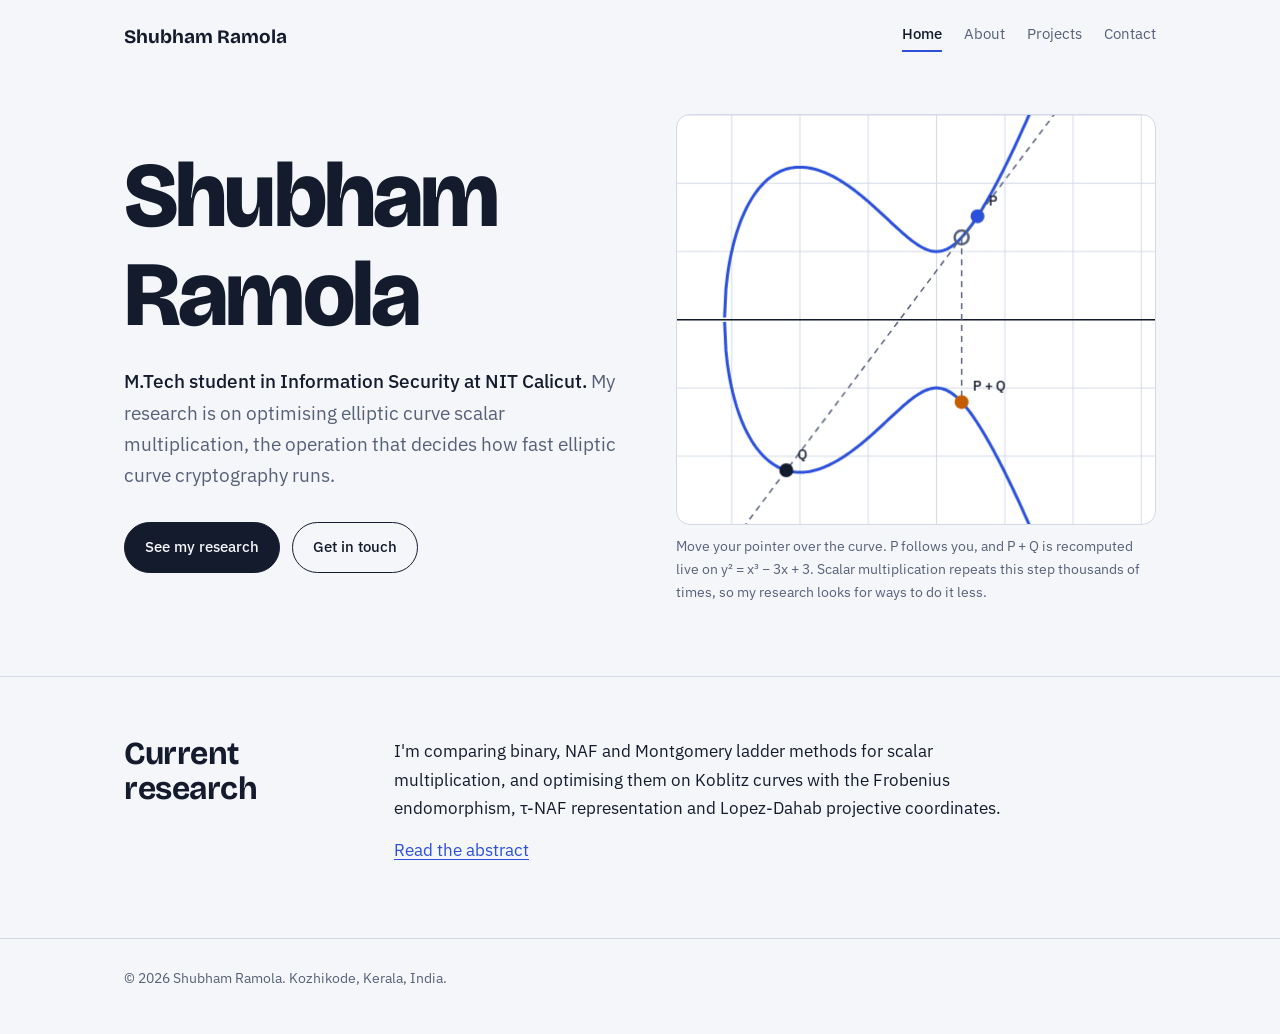
<file: index.html>
<!DOCTYPE html>
<html lang="en">
<head>
<meta charset="utf-8">
<meta name="viewport" content="width=device-width, initial-scale=1, viewport-fit=cover">
<title>Shubham Ramola | Portfolio</title>
<meta name="description" content="Shubham Ramola, M.Tech CSE (Information Security) at NIT Calicut. Researching elliptic curve scalar multiplication.">
<link rel="icon" href="data:image/svg+xml,<svg xmlns='http://www.w3.org/2000/svg' viewBox='0 0 100 100'><text y='.9em' font-size='90'>🔐</text></svg>">
<link rel="preconnect" href="https://fonts.googleapis.com">
<link rel="preconnect" href="https://fonts.gstatic.com" crossorigin>
<link href="https://fonts.googleapis.com/css2?family=Bricolage+Grotesque:wght@500;700;800&family=IBM+Plex+Sans:wght@400;500&display=swap" rel="stylesheet">
<link rel="stylesheet" href="style.css">
</head>
<body>
<div class="wrap"><nav><b>Shubham Ramola</b><div><a href="index.html" aria-current="page">Home</a><a href="about.html">About</a><a href="projects.html">Projects</a><a href="contact.html">Contact</a></div></nav></div>
<div class="wrap"><header class="hero">
  <div>
    <h1>Shubham Ramola</h1>
    <p><strong>M.Tech student in Information Security at NIT Calicut.</strong> My research is on optimising elliptic curve scalar multiplication, the operation that decides how fast elliptic curve cryptography runs.</p>
    <div class="btns"><a class="btn fill" href="projects.html">See my research</a><a class="btn" href="contact.html">Get in touch</a></div>
  </div>
  <figure>
    <canvas id="c" role="img" aria-label="Interactive elliptic curve showing point addition"></canvas>
    <figcaption>Move your pointer over the curve. P follows you, and P + Q is recomputed live on y² = x³ − 3x + 3. Scalar multiplication repeats this step thousands of times, so my research looks for ways to do it less.</figcaption>
  </figure>
</header></div>
<section><div class="wrap"><h2>Current research</h2><div class="body">
  <p>I'm comparing binary, NAF and Montgomery ladder methods for scalar multiplication, and optimising them on Koblitz curves with the Frobenius endomorphism, τ-NAF representation and Lopez-Dahab projective coordinates.</p>
  <p><a href="projects.html#abstract">Read the abstract</a></p>
</div></div></section>
<footer><div class="wrap">© 2026 Shubham Ramola. Kozhikode, Kerala, India.</div></footer>
<script src="main.js"></script>
</body>
</html>
</file>
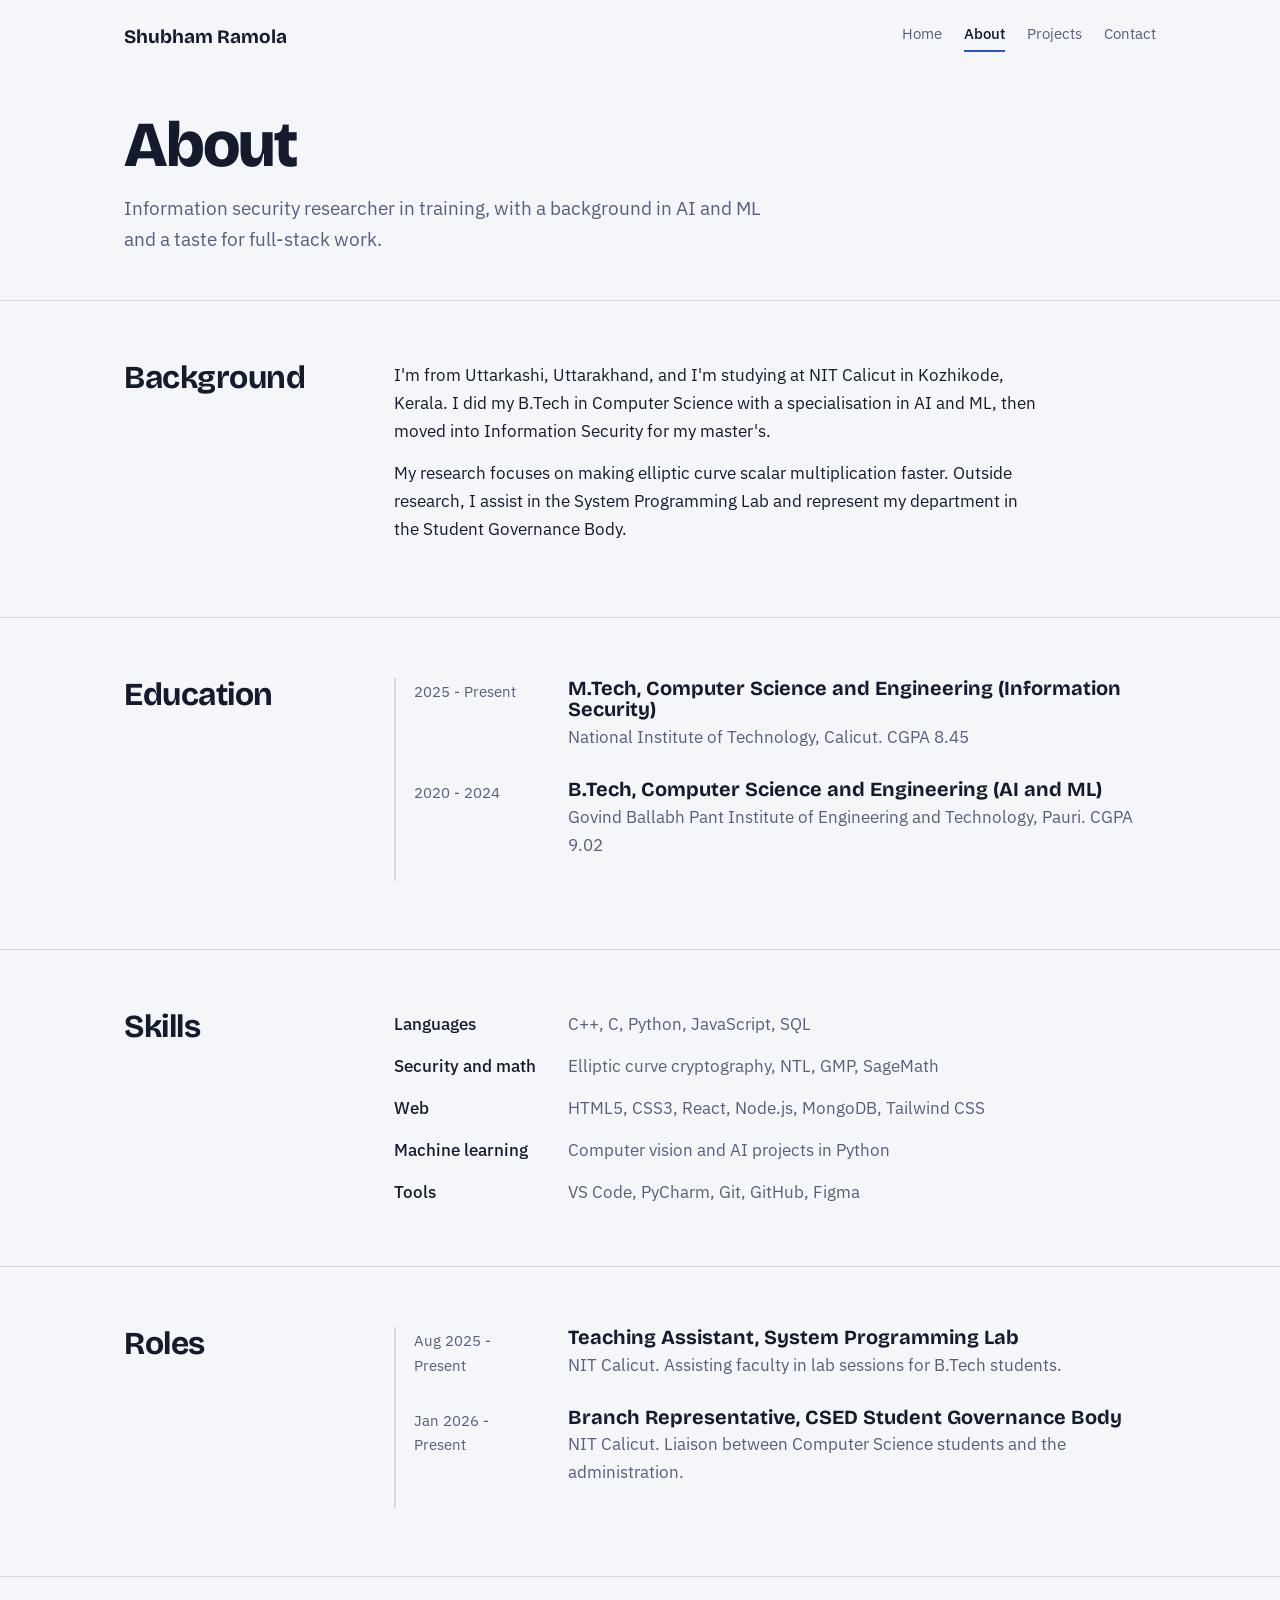
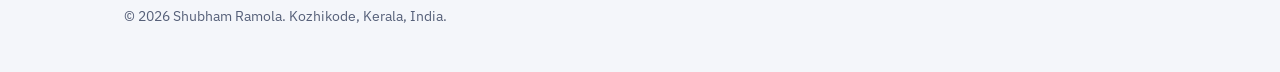
<file: about.html>
<!DOCTYPE html>
<html lang="en">
<head>
<meta charset="utf-8">
<meta name="viewport" content="width=device-width, initial-scale=1, viewport-fit=cover">
<title>About | Shubham Ramola</title>
<meta name="description" content="Shubham Ramola, M.Tech CSE (Information Security) at NIT Calicut. Researching elliptic curve scalar multiplication.">
<link rel="icon" href="data:image/svg+xml,<svg xmlns='http://www.w3.org/2000/svg' viewBox='0 0 100 100'><text y='.9em' font-size='90'>🔐</text></svg>">
<link rel="preconnect" href="https://fonts.googleapis.com">
<link rel="preconnect" href="https://fonts.gstatic.com" crossorigin>
<link href="https://fonts.googleapis.com/css2?family=Bricolage+Grotesque:wght@500;700;800&family=IBM+Plex+Sans:wght@400;500&display=swap" rel="stylesheet">
<link rel="stylesheet" href="style.css">
</head>
<body>
<div class="wrap"><nav><b>Shubham Ramola</b><div><a href="index.html">Home</a><a href="about.html" aria-current="page">About</a><a href="projects.html">Projects</a><a href="contact.html">Contact</a></div></nav></div>
<div class="wrap"><div class="pagehead"><h1>About</h1><p>Information security researcher in training, with a background in AI and ML and a taste for full-stack work.</p></div></div>
<section><div class="wrap"><h2>Background</h2><div class="body">
  <p>I'm from Uttarkashi, Uttarakhand, and I'm studying at NIT Calicut in Kozhikode, Kerala. I did my B.Tech in Computer Science with a specialisation in AI and ML, then moved into Information Security for my master's.</p>
  <p>My research focuses on making elliptic curve scalar multiplication faster. Outside research, I assist in the System Programming Lab and represent my department in the Student Governance Body.</p>
</div></div></section>
<section><div class="wrap"><h2>Education</h2><div class="body"><div class="tl">
  <div class="y">2025 - Present</div><div><h3>M.Tech, Computer Science and Engineering (Information Security)</h3><p>National Institute of Technology, Calicut. CGPA 8.45</p></div>
  <div class="y">2020 - 2024</div><div><h3>B.Tech, Computer Science and Engineering (AI and ML)</h3><p>Govind Ballabh Pant Institute of Engineering and Technology, Pauri. CGPA 9.02</p></div>
</div></div></div></section>
<section><div class="wrap"><h2>Skills</h2><div class="body"><dl>
  <dt>Languages</dt><dd>C++, C, Python, JavaScript, SQL</dd>
  <dt>Security and math</dt><dd>Elliptic curve cryptography, NTL, GMP, SageMath</dd>
  <dt>Web</dt><dd>HTML5, CSS3, React, Node.js, MongoDB, Tailwind CSS</dd>
  <dt>Machine learning</dt><dd>Computer vision and AI projects in Python</dd>
  <dt>Tools</dt><dd>VS Code, PyCharm, Git, GitHub, Figma</dd>
</dl></div></div></section>
<section><div class="wrap"><h2>Roles</h2><div class="body"><div class="tl">
  <div class="y">Aug 2025 - Present</div><div><h3>Teaching Assistant, System Programming Lab</h3><p>NIT Calicut. Assisting faculty in lab sessions for B.Tech students.</p></div>
  <div class="y">Jan 2026 - Present</div><div><h3>Branch Representative, CSED Student Governance Body</h3><p>NIT Calicut. Liaison between Computer Science students and the administration.</p></div>
</div></div></div></section>
<footer><div class="wrap">© 2026 Shubham Ramola. Kozhikode, Kerala, India.</div></footer>
<script src="main.js"></script>
</body>
</html>
</file>
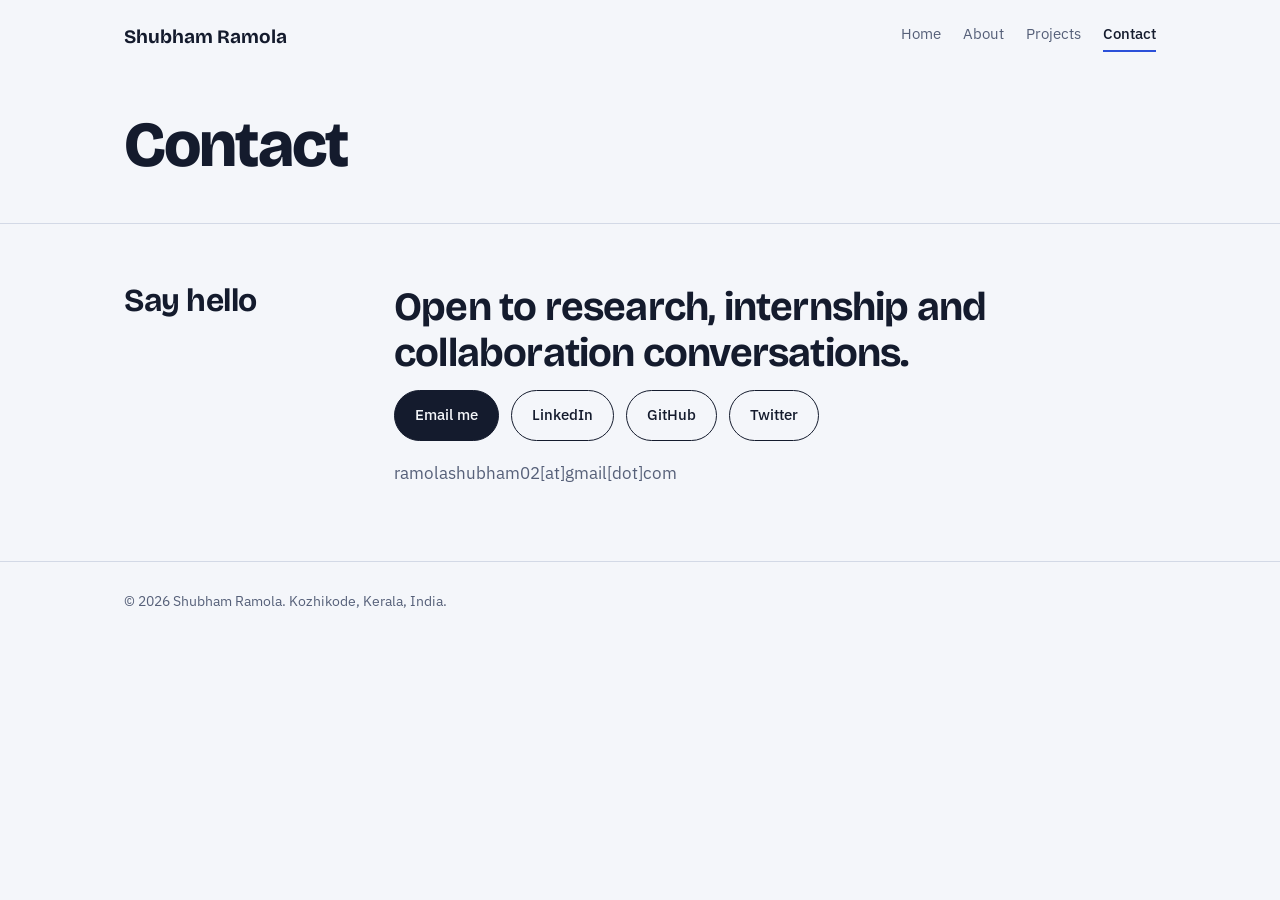
<file: contact.html>
<!DOCTYPE html>
<html lang="en">
<head>
<meta charset="utf-8">
<meta name="viewport" content="width=device-width, initial-scale=1, viewport-fit=cover">
<title>Contact | Shubham Ramola</title>
<meta name="description" content="Shubham Ramola, M.Tech CSE (Information Security) at NIT Calicut. Researching elliptic curve scalar multiplication.">
<link rel="icon" href="data:image/svg+xml,<svg xmlns='http://www.w3.org/2000/svg' viewBox='0 0 100 100'><text y='.9em' font-size='90'>🔐</text></svg>">
<link rel="preconnect" href="https://fonts.googleapis.com">
<link rel="preconnect" href="https://fonts.gstatic.com" crossorigin>
<link href="https://fonts.googleapis.com/css2?family=Bricolage+Grotesque:wght@500;700;800&family=IBM+Plex+Sans:wght@400;500&display=swap" rel="stylesheet">
<link rel="stylesheet" href="style.css">
</head>
<body>
<div class="wrap"><nav><b>Shubham Ramola</b><div><a href="index.html">Home</a><a href="about.html">About</a><a href="projects.html">Projects</a><a href="contact.html" aria-current="page">Contact</a></div></nav></div>
<div class="wrap"><div class="pagehead"><h1>Contact</h1></div></div>
<section><div class="wrap"><h2>Say hello</h2><div class="body">
  <p class="big">Open to research, internship and collaboration conversations.</p>
  <div class="links">
    <a class="btn fill" href="https://mail.google.com/mail/?view=cm&fs=1&to=ramolashubham02@gmail.com&su=Hello%20Shubham" target="_blank" rel="noopener">Email me</a>
    <a class="btn" href="https://www.linkedin.com/in/shubhamramola22" target="_blank" rel="noopener">LinkedIn</a>
    <a class="btn" href="https://github.com/skiing22" target="_blank" rel="noopener">GitHub</a>
    <a class="btn" href="https://x.com/ramolashubham02" target="_blank" rel="noopener">Twitter</a>
  </div>
  <p style="margin-top:18px;color:var(--mute)">ramolashubham02[at]gmail[dot]com</p>
</div></div></section>
<footer><div class="wrap">© 2026 Shubham Ramola. Kozhikode, Kerala, India.</div></footer>
<script src="main.js"></script>
</body>
</html>
</file>
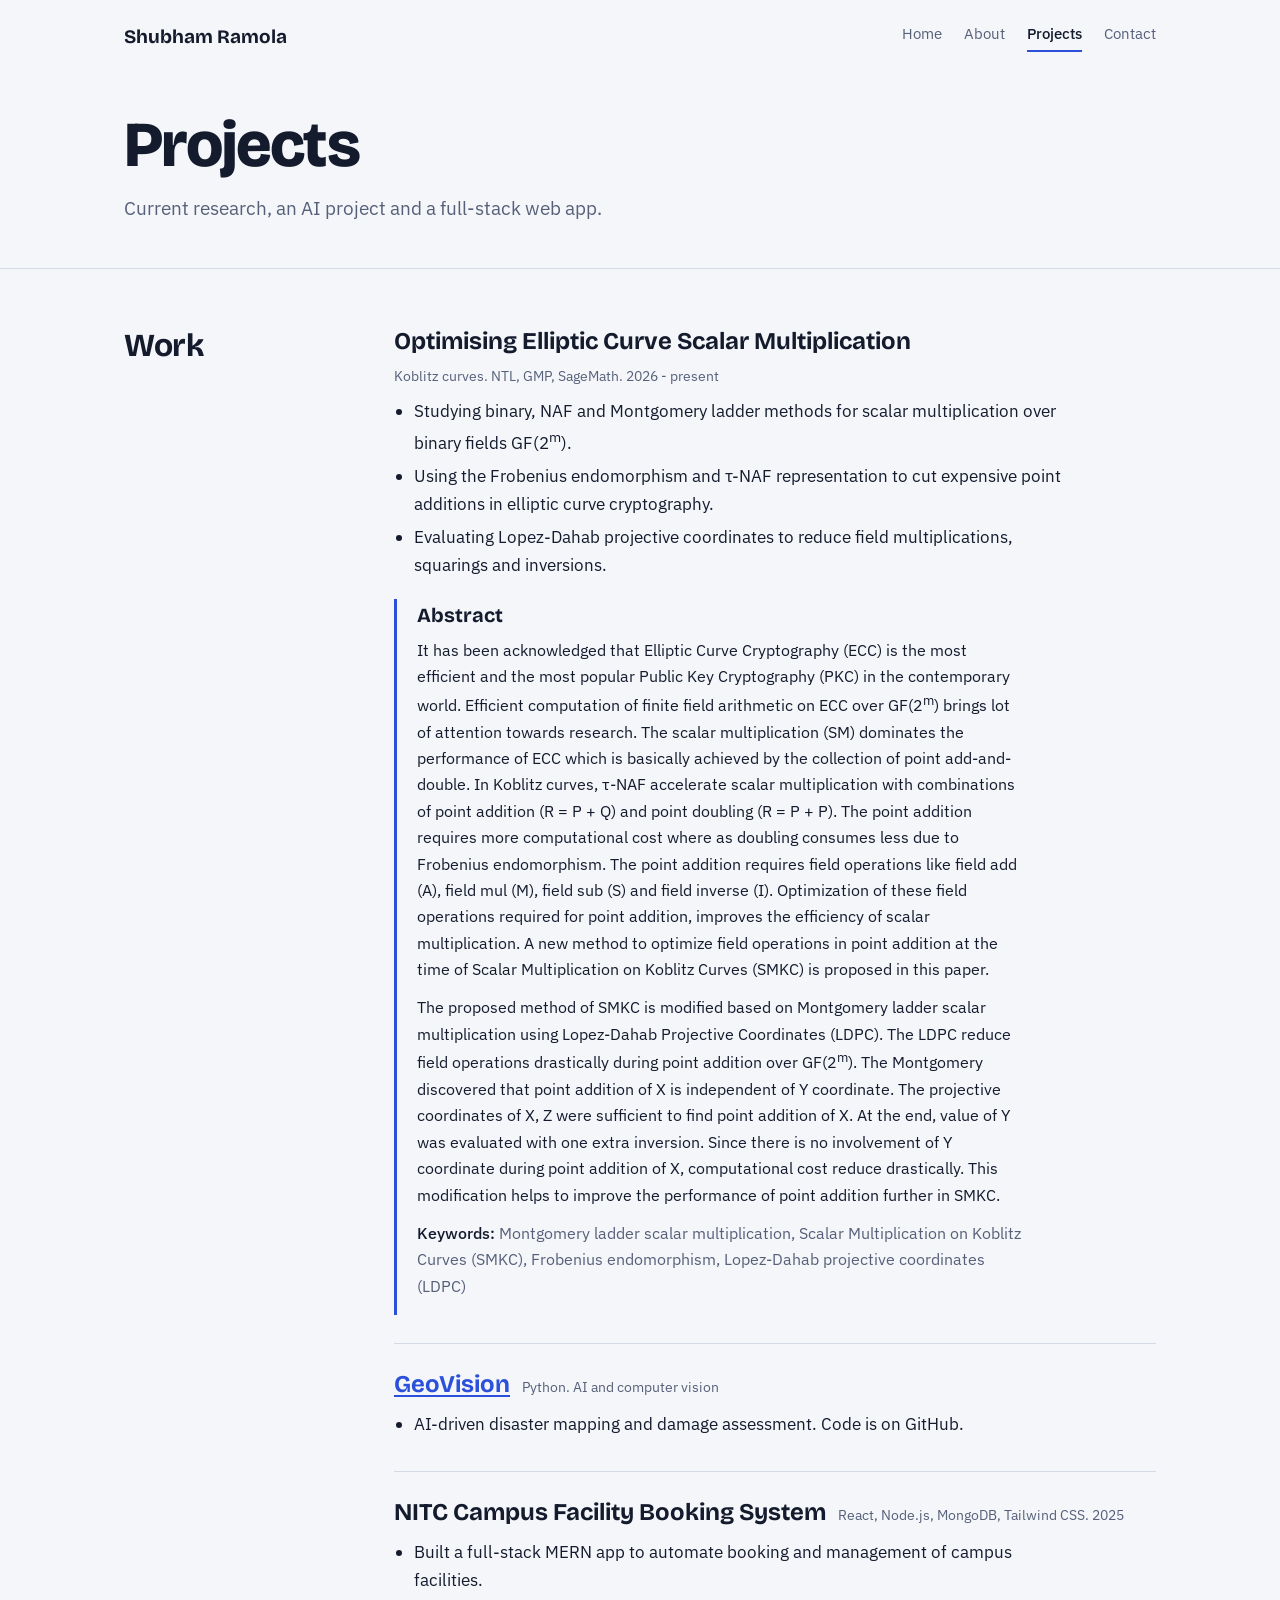
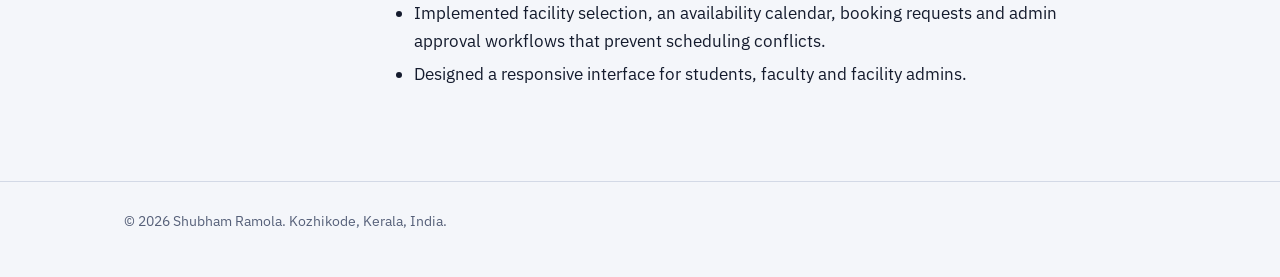
<file: projects.html>
<!DOCTYPE html>
<html lang="en">
<head>
<meta charset="utf-8">
<meta name="viewport" content="width=device-width, initial-scale=1, viewport-fit=cover">
<title>Projects | Shubham Ramola</title>
<meta name="description" content="Shubham Ramola, M.Tech CSE (Information Security) at NIT Calicut. Researching elliptic curve scalar multiplication.">
<link rel="icon" href="data:image/svg+xml,<svg xmlns='http://www.w3.org/2000/svg' viewBox='0 0 100 100'><text y='.9em' font-size='90'>🔐</text></svg>">
<link rel="preconnect" href="https://fonts.googleapis.com">
<link rel="preconnect" href="https://fonts.gstatic.com" crossorigin>
<link href="https://fonts.googleapis.com/css2?family=Bricolage+Grotesque:wght@500;700;800&family=IBM+Plex+Sans:wght@400;500&display=swap" rel="stylesheet">
<link rel="stylesheet" href="style.css">
</head>
<body>
<div class="wrap"><nav><b>Shubham Ramola</b><div><a href="index.html">Home</a><a href="about.html">About</a><a href="projects.html" aria-current="page">Projects</a><a href="contact.html">Contact</a></div></nav></div>
<div class="wrap"><div class="pagehead"><h1>Projects</h1><p>Current research, an AI project and a full-stack web app.</p></div></div>
<section><div class="wrap"><h2>Work</h2><div class="body">
  <article class="proj">
    <h3>Optimising Elliptic Curve Scalar Multiplication <span class="t">Koblitz curves. NTL, GMP, SageMath. 2026 - present</span></h3>
    <ul>
      <li>Studying binary, NAF and Montgomery ladder methods for scalar multiplication over binary fields GF(2<sup>m</sup>).</li>
      <li>Using the Frobenius endomorphism and τ-NAF representation to cut expensive point additions in elliptic curve cryptography.</li>
      <li>Evaluating Lopez-Dahab projective coordinates to reduce field multiplications, squarings and inversions.</li>
    </ul>
    <div class="abstract" id="abstract">
      <h4>Abstract</h4>
      <p>It has been acknowledged that Elliptic Curve Cryptography (ECC) is the most efficient and the most popular Public Key Cryptography (PKC) in the contemporary world. Efficient computation of finite field arithmetic on ECC over GF(2<sup>m</sup>) brings lot of attention towards research. The scalar multiplication (SM) dominates the performance of ECC which is basically achieved by the collection of point add-and-double. In Koblitz curves, τ-NAF accelerate scalar multiplication with combinations of point addition (R = P + Q) and point doubling (R = P + P). The point addition requires more computational cost where as doubling consumes less due to Frobenius endomorphism. The point addition requires field operations like field add (A), field mul (M), field sub (S) and field inverse (I). Optimization of these field operations required for point addition, improves the efficiency of scalar multiplication. A new method to optimize field operations in point addition at the time of Scalar Multiplication on Koblitz Curves (SMKC) is proposed in this paper.</p>
      <p>The proposed method of SMKC is modified based on Montgomery ladder scalar multiplication using Lopez-Dahab Projective Coordinates (LDPC). The LDPC reduce field operations drastically during point addition over GF(2<sup>m</sup>). The Montgomery discovered that point addition of X is independent of Y coordinate. The projective coordinates of X, Z were sufficient to find point addition of X. At the end, value of Y was evaluated with one extra inversion. Since there is no involvement of Y coordinate during point addition of X, computational cost reduce drastically. This modification helps to improve the performance of point addition further in SMKC.</p>
      <p class="kw"><strong>Keywords:</strong> Montgomery ladder scalar multiplication, Scalar Multiplication on Koblitz Curves (SMKC), Frobenius endomorphism, Lopez-Dahab projective coordinates (LDPC)</p>
    </div>
  </article>
  <article class="proj">
    <h3><a href="https://github.com/skiing22/GeoVision" target="_blank" rel="noopener">GeoVision</a> <span class="t">Python. AI and computer vision</span></h3>
    <ul><li>AI-driven disaster mapping and damage assessment. Code is on GitHub.</li></ul>
  </article>
  <article class="proj">
    <h3>NITC Campus Facility Booking System <span class="t">React, Node.js, MongoDB, Tailwind CSS. 2025</span></h3>
    <ul>
      <li>Built a full-stack MERN app to automate booking and management of campus facilities.</li>
      <li>Implemented facility selection, an availability calendar, booking requests and admin approval workflows that prevent scheduling conflicts.</li>
      <li>Designed a responsive interface for students, faculty and facility admins.</li>
    </ul>
  </article>
</div></div></section>
<footer><div class="wrap">© 2026 Shubham Ramola. Kozhikode, Kerala, India.</div></footer>
<script src="main.js"></script>
</body>
</html>
</file>
<file: style.css>
:root{--bg:#F4F6FA;--surf:#FFFFFF;--ink:#141B2D;--mute:#566079;--line:#D3D9E6;--acc:#2B50D9;--hi:#C25E00}
@media (prefers-color-scheme:dark){:root:not([data-theme="light"]){--bg:#0E1320;--surf:#151C2E;--ink:#E6EAF5;--mute:#98A2BA;--line:#27314B;--acc:#86A3FF;--hi:#F5A623}}
:root[data-theme="dark"]{--bg:#0E1320;--surf:#151C2E;--ink:#E6EAF5;--mute:#98A2BA;--line:#27314B;--acc:#86A3FF;--hi:#F5A623}
*{box-sizing:border-box}
html{scroll-behavior:smooth}
body{margin:0;background:var(--bg);color:var(--ink);font:400 17px/1.65 "IBM Plex Sans",system-ui,sans-serif;-webkit-font-smoothing:antialiased}
a{color:var(--acc);text-underline-offset:3px}
a:focus-visible{outline:3px solid var(--hi);outline-offset:3px;border-radius:3px}
h1,h2,h3{font-family:"Bricolage Grotesque","IBM Plex Sans",sans-serif;line-height:1.08;margin:0}
.wrap{max-width:1080px;margin:0 auto;padding:0 24px}
nav{display:flex;justify-content:space-between;align-items:center;padding:22px 0;gap:16px;flex-wrap:wrap}
nav b{font:700 19px "Bricolage Grotesque",sans-serif}
nav div{display:flex;gap:22px}
nav a{color:var(--mute);text-decoration:none;font-size:15px;padding-bottom:3px}
nav a:hover{color:var(--ink)}
nav a[aria-current]{color:var(--ink);font-weight:500;border-bottom:2px solid var(--acc)}
.hero{display:grid;grid-template-columns:1.05fr 1fr;gap:48px;align-items:center;padding:40px 0 72px}
.hero h1{font-size:clamp(46px,7.4vw,92px);font-weight:800;letter-spacing:-.03em}
.hero p{max-width:30em;color:var(--mute);margin:22px 0 0;font-size:19px}
.hero p strong{color:var(--ink);font-weight:500}
.pagehead{padding:36px 0 44px}
.pagehead h1{font-size:clamp(38px,6vw,64px);font-weight:800;letter-spacing:-.03em}
.pagehead p{color:var(--mute);max-width:34em;margin:14px 0 0;font-size:19px}
.btns{display:flex;gap:12px;margin-top:30px;flex-wrap:wrap}
.btn{display:inline-block;padding:12px 20px;border:1.5px solid var(--ink);border-radius:999px;color:var(--ink);text-decoration:none;font-weight:500;font-size:15px}
.btn.fill{background:var(--ink);color:var(--bg)}
.btn:hover{border-color:var(--acc)}
figure{margin:0}
#c{width:100%;aspect-ratio:7/6;display:block;background:var(--surf);border:1px solid var(--line);border-radius:14px;cursor:crosshair;touch-action:pan-y}
figcaption{font-size:14px;color:var(--mute);margin-top:10px}
section{padding:60px 0;border-top:1px solid var(--line)}
section>.wrap{display:grid;grid-template-columns:230px 1fr;gap:40px}
h2{font-size:32px;font-weight:700;letter-spacing:-.015em}
.body>*:first-child{margin-top:0}
.body p{max-width:38em;margin:0 0 14px}
.tl{display:grid;grid-template-columns:130px 1fr;gap:6px 24px;margin:0 0 8px;padding-left:18px;border-left:2px solid var(--line)}
.tl .y{color:var(--mute);font-size:15px;padding-top:2px}
.tl h3{font-size:20px;font-weight:700}
.tl p{margin:2px 0 22px;color:var(--mute)}
.proj{padding:0 0 28px;margin:0 0 28px;border-bottom:1px solid var(--line)}
.proj:last-child{border:0;margin:0}
.proj h3{font-size:24px;font-weight:700;display:flex;gap:12px;align-items:baseline;flex-wrap:wrap}
.proj .t{font:400 14px "IBM Plex Sans",sans-serif;color:var(--mute)}
.proj ul{margin:12px 0 0;padding-left:20px;max-width:40em}
.proj li{margin:5px 0}
.abstract{margin:20px 0 0;padding:4px 0 4px 20px;border-left:3px solid var(--acc);max-width:42em}
.abstract h4{font:700 20px "Bricolage Grotesque",sans-serif;margin:0 0 10px}
.abstract p{margin:0 0 12px;font-size:16px}
.abstract .kw{color:var(--mute)}
.abstract .kw strong{color:var(--ink);font-weight:500}
html{scroll-padding-top:16px}
dl{display:grid;grid-template-columns:150px 1fr;gap:14px 24px;margin:0}
dt{font-weight:500}
dd{margin:0;color:var(--mute)}
.big{font:700 clamp(26px,4vw,40px)/1.15 "Bricolage Grotesque",sans-serif;letter-spacing:-.02em;max-width:18em;margin-bottom:22px}
.links{display:flex;gap:12px;flex-wrap:wrap}
footer{padding:28px 0 44px;color:var(--mute);font-size:14px;border-top:1px solid var(--line)}
@media (max-width:820px){.hero{grid-template-columns:1fr;gap:32px}section>.wrap{grid-template-columns:1fr;gap:20px}.tl{grid-template-columns:1fr;gap:0}.tl .y{margin-top:4px}dl{grid-template-columns:1fr;gap:2px}dd{margin-bottom:12px}}
</file>
